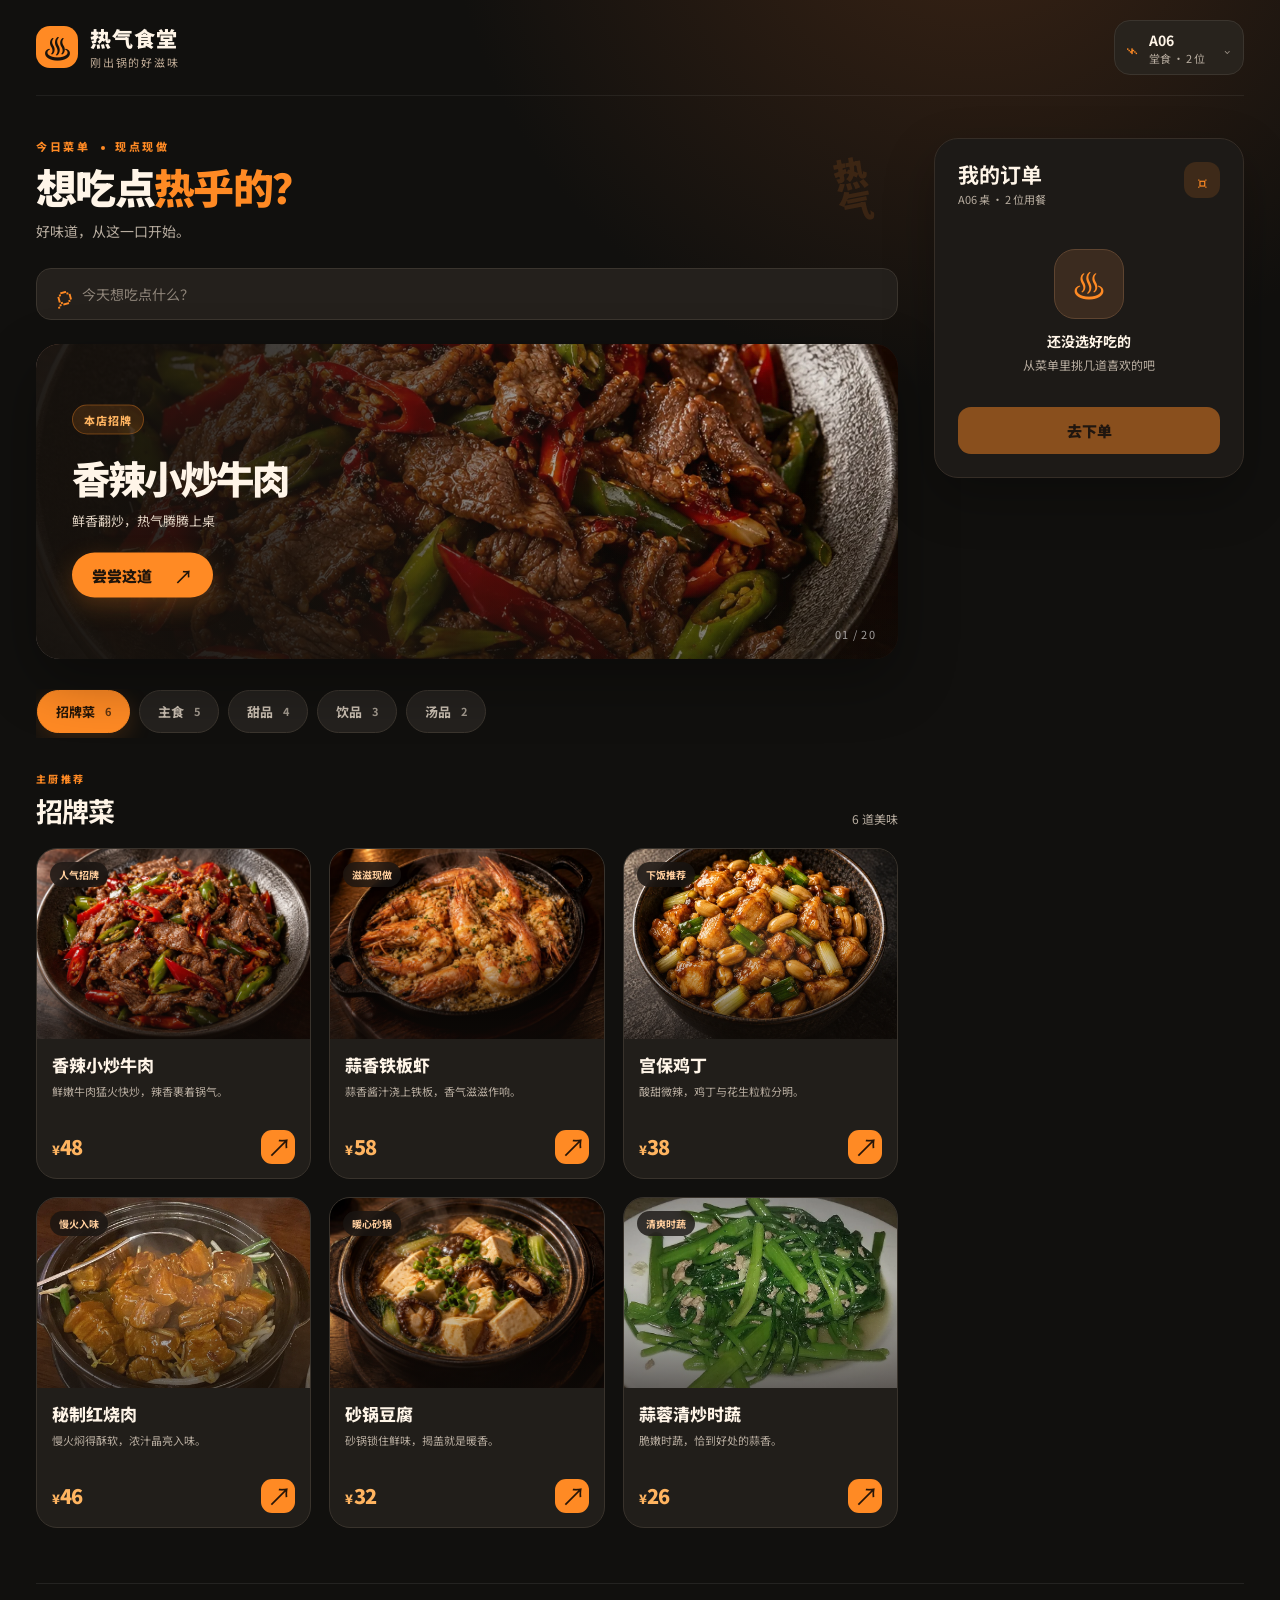
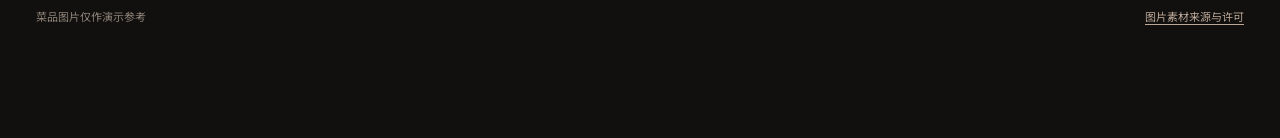
<file: index.html>
<!doctype html>
<html lang="zh-CN">
<head>
  <meta charset="UTF-8" />
  <meta name="viewport" content="width=device-width, initial-scale=1, viewport-fit=cover" />
  <meta name="theme-color" content="#11100e" />
  <meta name="description" content="热气食堂，现点现做的美味。" />
  <title>热气食堂 · 点单</title>
  <link rel="icon" type="image/svg+xml" href="data:image/svg+xml,%3Csvg xmlns='http://www.w3.org/2000/svg' viewBox='0 0 64 64'%3E%3Crect width='64' height='64' rx='16' fill='%2311100e'/%3E%3Cpath d='M14 37c2 10 10 15 18 15s16-5 18-15H14Z' fill='%23ff8a24'/%3E%3Cpath d='M24 14c-5 6 3 8-2 14M34 10c-5 7 3 9-2 17M44 15c-5 6 3 8-2 14' fill='none' stroke='%23fff5e8' stroke-width='3' stroke-linecap='round'/%3E%3C/svg%3E" />
  <link rel="stylesheet" href="./style.css?v=20260924-3" />
  <script defer src="./experience.js?v=20260924-3"></script>
  <script defer src="./app.js?v=20260924-3"></script>
</head>
<body>
  <div class="app-shell">
    <header class="topbar">
      <div class="brand-lockup"><div class="brand-icon" aria-hidden="true">♨</div><div><div class="brand-name">热气食堂</div><div class="brand-sub">刚出锅的好滋味</div></div></div>
      <button class="table-chip" id="tableButton" type="button" aria-label="查看桌号与人数"><span class="table-chip-icon" aria-hidden="true">⌁</span><span><b>A06</b><small>堂食 · <span id="partyDisplay">2</span> 位</small></span><span class="chevron" aria-hidden="true">⌄</span></button>
    </header>
    <main class="main-content">
      <div class="menu-main">
        <section class="welcome"><div><div class="eyebrow">今日菜单 <span></span> 现点现做</div><h1>想吃点<span>热乎的？</span></h1><p>好味道，从这一口开始。</p></div><div class="welcome-mark" aria-hidden="true">热<br>气</div></section>
        <label class="searchbar"><span class="search-icon" aria-hidden="true">⌕</span><input id="searchInput" type="search" placeholder="今天想吃点什么？" autocomplete="off" /><button id="clearSearch" class="clear-search" type="button" aria-label="清除搜索">×</button></label>
        <section class="hero-card" id="heroCard" aria-label="招牌推荐"><div class="hero-photo" id="heroPhoto"></div><div class="hero-shade"></div><div class="hero-copy"><span class="hero-label">本店招牌</span><h2>香辣小炒牛肉</h2><p>鲜香翻炒，热气腾腾上桌</p><button id="heroButton" type="button">尝尝这道 <span aria-hidden="true">↗</span></button></div><div class="hero-number">01 / 20</div></section>
        <nav class="categories" id="categories" aria-label="菜品分类"></nav>
        <div class="section-heading"><div><p class="eyebrow" id="sectionEyebrow">主厨推荐</p><h2 id="sectionTitle">招牌菜</h2></div><span id="resultCount">6 道美味</span></div>
        <section class="food-grid" id="foodGrid" aria-label="菜品列表"></section>
      </div>
      <aside class="desktop-order" id="desktopOrder" aria-label="当前订单"></aside>
    </main>
    <footer class="site-footer"><span>菜品图片仅作演示参考</span><a href="./credits.html">图片素材来源与许可</a></footer>
  </div>
  <div class="mobile-order-bar" id="mobileOrderBar"></div>
  <div id="overlayRoot"></div>
  <div class="toast" id="toast" role="status" aria-live="polite"></div>
</body>
</html>
</file>
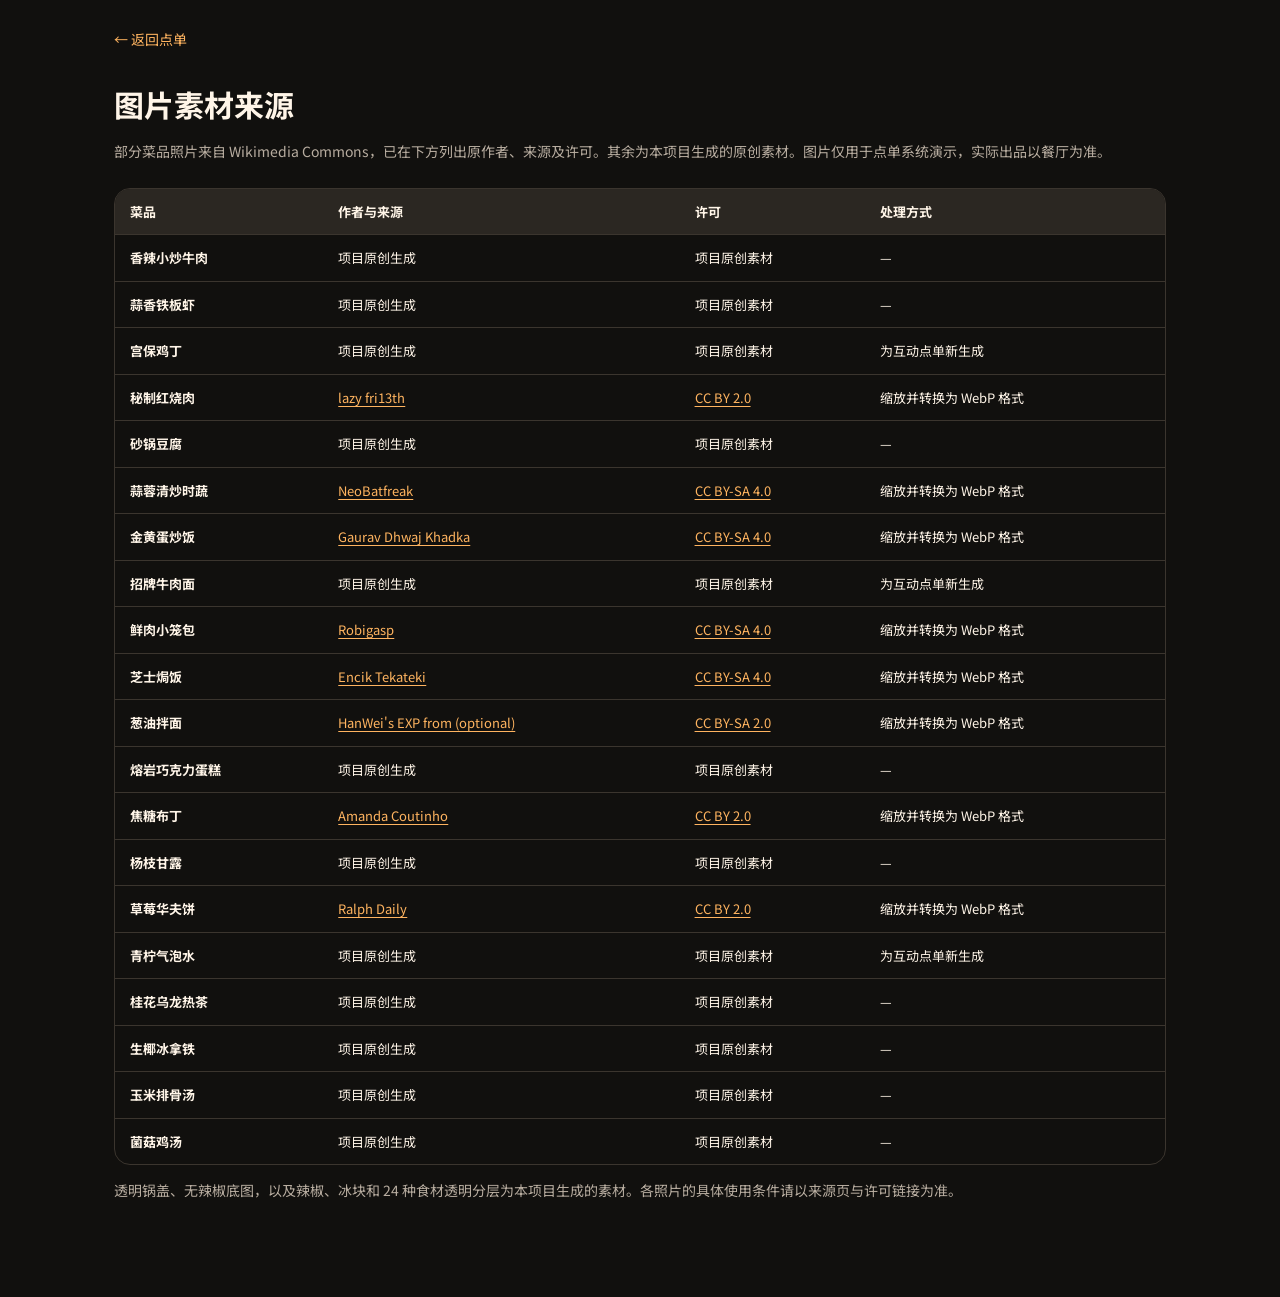
<file: credits.html>
<!doctype html><html lang="zh-CN"><head><meta charset="UTF-8"><meta name="viewport" content="width=device-width, initial-scale=1"><meta name="theme-color" content="#11100e"><title>图片素材来源 · 热气食堂</title><link rel="stylesheet" href="/style.css"><style>body{background:#11100e}.credits-wrap{max-width:1100px;margin:auto;padding:28px 24px 80px}.credits-back{color:#ffb460;text-decoration:none;font-size:14px}.credits-wrap h1{font-size:30px;margin:33px 0 6px}.credits-wrap p{color:#b8ada0;line-height:1.7;font-size:14px}.credits-table-wrap{overflow:auto;border:1px solid #3b352e;border-radius:16px;margin-top:24px}.credits-table{border-collapse:collapse;width:100%;min-width:640px}.credits-table th,.credits-table td{text-align:left;padding:13px 15px;border-bottom:1px solid #3b352e;font-size:13px;line-height:1.5}.credits-table thead th{background:#2b2722;color:#fff5e8}.credits-table tbody th{font-weight:700}.credits-table tbody tr:last-child th,.credits-table tbody tr:last-child td{border-bottom:0}.credits-table a{color:#ffb460;text-decoration:underline;text-underline-offset:3px}</style></head><body><main class="credits-wrap"><a class="credits-back" href="/">← 返回点单</a><h1>图片素材来源</h1><p>部分菜品照片来自 Wikimedia Commons，已在下方列出原作者、来源及许可。其余为本项目生成的原创素材。图片仅用于点单系统演示，实际出品以餐厅为准。</p><div class="credits-table-wrap"><table class="credits-table"><thead><tr><th>菜品</th><th>作者与来源</th><th>许可</th><th>处理方式</th></tr></thead><tbody><tr><th scope="row">香辣小炒牛肉</th><td>项目原创生成</td><td>项目原创素材</td><td>—</td></tr><tr><th scope="row">蒜香铁板虾</th><td>项目原创生成</td><td>项目原创素材</td><td>—</td></tr><tr><th scope="row">宫保鸡丁</th><td>项目原创生成</td><td>项目原创素材</td><td>为互动点单新生成</td></tr><tr><th scope="row">秘制红烧肉</th><td><a href="https://commons.wikimedia.org/wiki/File:Red_braised_pork_belly.jpg" target="_blank" rel="noopener noreferrer">lazy fri13th</a></td><td><a href="https://creativecommons.org/licenses/by/2.0/" target="_blank" rel="noopener noreferrer">CC BY 2.0</a></td><td>缩放并转换为 WebP 格式</td></tr><tr><th scope="row">砂锅豆腐</th><td>项目原创生成</td><td>项目原创素材</td><td>—</td></tr><tr><th scope="row">蒜蓉清炒时蔬</th><td><a href="https://commons.wikimedia.org/wiki/File:Stir-fried_Water_Convolvulus_(%E7%82%92%E7%A9%BA%E5%BF%83%E8%8F%9C).jpg" target="_blank" rel="noopener noreferrer">NeoBatfreak</a></td><td><a href="https://creativecommons.org/licenses/by-sa/4.0/" target="_blank" rel="noopener noreferrer">CC BY-SA 4.0</a></td><td>缩放并转换为 WebP 格式</td></tr><tr><th scope="row">金黄蛋炒饭</th><td><a href="https://commons.wikimedia.org/wiki/File:Egg_Fried_Rice.jpg" target="_blank" rel="noopener noreferrer">Gaurav Dhwaj Khadka</a></td><td><a href="https://creativecommons.org/licenses/by-sa/4.0/" target="_blank" rel="noopener noreferrer">CC BY-SA 4.0</a></td><td>缩放并转换为 WebP 格式</td></tr><tr><th scope="row">招牌牛肉面</th><td>项目原创生成</td><td>项目原创素材</td><td>为互动点单新生成</td></tr><tr><th scope="row">鲜肉小笼包</th><td><a href="https://commons.wikimedia.org/wiki/File:Xiaolongbao_Shanghai.jpg" target="_blank" rel="noopener noreferrer">Robigasp</a></td><td><a href="https://creativecommons.org/licenses/by-sa/4.0/" target="_blank" rel="noopener noreferrer">CC BY-SA 4.0</a></td><td>缩放并转换为 WebP 格式</td></tr><tr><th scope="row">芝士焗饭</th><td><a href="https://commons.wikimedia.org/wiki/File:Baked_Cheese_Rice.jpg" target="_blank" rel="noopener noreferrer">Encik Tekateki</a></td><td><a href="https://creativecommons.org/licenses/by-sa/4.0/" target="_blank" rel="noopener noreferrer">CC BY-SA 4.0</a></td><td>缩放并转换为 WebP 格式</td></tr><tr><th scope="row">葱油拌面</th><td><a href="https://commons.wikimedia.org/wiki/File:Shanghai_oil_noodle.jpg" target="_blank" rel="noopener noreferrer">HanWei&#x27;s EXP from (optional)</a></td><td><a href="https://creativecommons.org/licenses/by-sa/2.0/" target="_blank" rel="noopener noreferrer">CC BY-SA 2.0</a></td><td>缩放并转换为 WebP 格式</td></tr><tr><th scope="row">熔岩巧克力蛋糕</th><td>项目原创生成</td><td>项目原创素材</td><td>—</td></tr><tr><th scope="row">焦糖布丁</th><td><a href="https://commons.wikimedia.org/wiki/File:Cr%C3%A8me_caramel_2.jpg" target="_blank" rel="noopener noreferrer">Amanda  Coutinho</a></td><td><a href="https://creativecommons.org/licenses/by/2.0/" target="_blank" rel="noopener noreferrer">CC BY 2.0</a></td><td>缩放并转换为 WebP 格式</td></tr><tr><th scope="row">杨枝甘露</th><td>项目原创生成</td><td>项目原创素材</td><td>—</td></tr><tr><th scope="row">草莓华夫饼</th><td><a href="https://commons.wikimedia.org/wiki/File:Waffle_with_strawberries_and_confectioner%27s_sugar.jpg" target="_blank" rel="noopener noreferrer">Ralph Daily</a></td><td><a href="https://creativecommons.org/licenses/by/2.0/" target="_blank" rel="noopener noreferrer">CC BY 2.0</a></td><td>缩放并转换为 WebP 格式</td></tr><tr><th scope="row">青柠气泡水</th><td>项目原创生成</td><td>项目原创素材</td><td>为互动点单新生成</td></tr><tr><th scope="row">桂花乌龙热茶</th><td>项目原创生成</td><td>项目原创素材</td><td>—</td></tr><tr><th scope="row">生椰冰拿铁</th><td>项目原创生成</td><td>项目原创素材</td><td>—</td></tr><tr><th scope="row">玉米排骨汤</th><td>项目原创生成</td><td>项目原创素材</td><td>—</td></tr><tr><th scope="row">菌菇鸡汤</th><td>项目原创生成</td><td>项目原创素材</td><td>—</td></tr></tbody></table></div><p>透明锅盖、无辣椒底图，以及辣椒、冰块和 24 种食材透明分层为本项目生成的素材。各照片的具体使用条件请以来源页与许可链接为准。</p></main></body></html>
</file>
<file: style.css>
@import url('https://fonts.googleapis.com/css2?family=Noto+Sans+SC:wght@400;500;600;700;800;900&display=swap');
:root{color-scheme:dark;--bg:#11100e;--surface:#211e1a;--surface-2:#2b2722;--line:#3b352e;--cream:#fff5e8;--muted:#b8ada0;--orange:#ff8a24;--orange-light:#ffb460;--red:#ff5638;--radius:24px;font-family:'Noto Sans SC',-apple-system,BlinkMacSystemFont,'PingFang SC',sans-serif;background:var(--bg);color:var(--cream)}
*{box-sizing:border-box}html{scroll-behavior:smooth}body{margin:0;min-width:320px;background:radial-gradient(circle at 76% -8%,#3b2415 0,transparent 25%),var(--bg);font-size:15px}button,input,textarea{font:inherit}button{cursor:pointer}button:disabled{cursor:not-allowed;opacity:.48}img{display:block;max-width:100%}body.modal-open{overflow:hidden}::selection{background:#ff8a2466;color:white}
.app-shell{max-width:1440px;margin:auto;padding:0 36px 90px}.topbar{height:96px;display:flex;align-items:center;justify-content:space-between;border-bottom:1px solid #ffffff10}.brand-lockup{display:flex;align-items:center;gap:12px}.brand-icon{width:42px;height:42px;border-radius:14px;background:var(--orange);color:#19130d;display:grid;place-items:center;font-size:29px;font-weight:800;line-height:1}.brand-name{font-size:21px;font-weight:900;letter-spacing:.045em;line-height:1.3}.brand-sub{font-size:11px;color:#bda994;letter-spacing:.16em;margin-top:2px}.table-chip{border:1px solid var(--line);border-radius:16px;background:#28231d;padding:8px 12px;color:var(--cream);display:flex;align-items:center;gap:10px;min-width:130px;text-align:left;transition:border-color .2s,transform .2s}.table-chip:hover{border-color:var(--orange);transform:translateY(-1px)}.table-chip-icon{font-size:23px;color:var(--orange);line-height:1}.table-chip b{font-size:14px;line-height:1.2}.table-chip small{display:block;color:var(--muted);font-size:11px;white-space:nowrap}.chevron{margin-left:auto;color:var(--muted)}.main-content{display:grid;grid-template-columns:minmax(0,1fr) 310px;gap:36px}.menu-main{min-width:0}.welcome{display:flex;justify-content:space-between;align-items:center;margin:42px 0 27px}.eyebrow{font-size:11px;font-weight:800;letter-spacing:.23em;color:var(--orange);margin:0 0 9px}.eyebrow span{display:inline-block;width:4px;height:4px;border-radius:50%;background:var(--orange);vertical-align:middle;margin:0 5px}.welcome h1{font-size:clamp(30px,3.2vw,44px);line-height:1.17;margin:0;font-weight:900;letter-spacing:-.04em}.welcome h1 span{color:var(--orange)}.welcome p{margin:10px 0 0;color:var(--muted);font-size:14px}.welcome-mark{font-size:34px;font-weight:900;line-height:.95;color:#ff8a2420;transform:rotate(-11deg);margin-right:28px}.searchbar{height:52px;border:1px solid var(--line);border-radius:15px;background:#24201c;display:flex;align-items:center;padding:0 17px;gap:10px;transition:border-color .2s,box-shadow .2s}.searchbar:focus-within{border-color:var(--orange);box-shadow:0 0 0 3px #ff8a241a}.search-icon{font-size:31px;line-height:1;color:var(--orange);transform:rotate(-15deg);margin-top:-5px}.searchbar input{background:none;border:0;outline:0;color:var(--cream);width:100%;font-size:14px}.searchbar input::placeholder{color:#8e8479}.clear-search{background:none;border:0;color:var(--muted);font-size:22px;display:none}.clear-search.visible{display:block}.hero-card{height:315px;position:relative;border-radius:var(--radius);overflow:hidden;background:radial-gradient(circle at 70% 40%,#4a3020,#241b16 70%);margin:24px 0 30px;isolation:isolate;box-shadow:0 22px 60px #0005}.hero-photo{position:absolute;inset:0;background-size:cover;background-position:63% center;opacity:.97;transition:transform .6s}.hero-card:hover .hero-photo{transform:scale(1.045)}.hero-shade{position:absolute;inset:0;background:linear-gradient(90deg,#15110df2 0%,#15110dc9 30%,#15110d15 80%),linear-gradient(0deg,#110e0988,transparent 55%)}.hero-copy{position:absolute;left:36px;top:50%;transform:translateY(-50%);z-index:2}.hero-label{display:inline-block;padding:6px 11px;border-radius:100px;background:#ff8a2426;border:1px solid #ff8a2455;color:var(--orange-light);font-size:11px;font-weight:800;letter-spacing:.08em}.hero-copy h2{margin:14px 0 6px;font-size:clamp(27px,3vw,39px);font-weight:900;letter-spacing:-.05em}.hero-copy p{margin:0 0 23px;color:#e2d4c4;font-size:13px}.hero-copy button{border:0;border-radius:100px;background:var(--orange);color:#21150b;font-weight:900;padding:12px 20px;display:flex;gap:22px;align-items:center;box-shadow:0 8px 24px #ff8a2440;transition:transform .2s,background .2s}.hero-copy button:hover{transform:translateY(-2px);background:#ffa444}.hero-copy button span{font-size:19px;font-weight:500;line-height:1}.hero-number{position:absolute;right:22px;bottom:17px;color:#fff9;font-size:11px;letter-spacing:.12em}.categories{display:flex;gap:9px;overflow:auto;scrollbar-width:none;margin-bottom:33px;padding:1px 1px 5px}.categories::-webkit-scrollbar{display:none}.category-tab{border:1px solid var(--line);background:#24211e;color:#c8bdb0;padding:11px 18px;border-radius:100px;white-space:nowrap;display:flex;align-items:center;gap:10px;font-size:13px;font-weight:700;transition:all .2s}.category-tab:hover{border-color:#b87135;color:var(--cream)}.category-tab.active{background:var(--orange);color:#241508;border-color:var(--orange);box-shadow:0 7px 23px #ff8a242d}.category-count{font-size:11px;opacity:.72}.section-heading{display:flex;align-items:end;justify-content:space-between;margin-bottom:18px}.section-heading .eyebrow{margin-bottom:5px;font-size:10px}.section-heading h2{margin:0;font-size:27px;letter-spacing:-.04em}.section-heading>span{font-size:12px;color:var(--muted);margin-bottom:3px}.food-grid{display:grid;grid-template-columns:repeat(3,minmax(0,1fr));gap:18px}.food-card{background:#211e1a;border:1px solid #39332c;border-radius:21px;overflow:hidden;min-width:0;transition:transform .22s,border-color .22s,box-shadow .22s;position:relative}.food-card:hover{transform:translateY(-4px);border-color:#765037;box-shadow:0 16px 32px #0005}.food-card:focus-within{border-color:var(--orange)}.card-image-button{display:block;position:relative;width:100%;height:190px;border:0;padding:0;background:radial-gradient(circle at center,#493225,#1a1714);overflow:hidden}.card-image-button img{width:100%;height:100%;object-fit:cover;transition:transform .5s}.food-card:hover img{transform:scale(1.06)}.card-image-button:after{content:"";position:absolute;inset:45% 0 0;background:linear-gradient(transparent,#130d09a0);pointer-events:none}.card-tag{position:absolute;left:13px;top:13px;background:#181512cc;color:#ffce9d;font-size:10px;font-weight:700;padding:5px 9px;border-radius:100px;z-index:3;backdrop-filter:blur(5px)}.card-content{padding:15px 15px 14px}.card-title{border:0;background:none;color:var(--cream);padding:0;text-align:left;font-size:17px;line-height:1.35;font-weight:800;display:block}.card-desc{font-size:11px;line-height:1.45;color:var(--muted);margin:7px 0 15px;min-height:31px;display:-webkit-box;-webkit-line-clamp:2;-webkit-box-orient:vertical;overflow:hidden}.card-footer{display:flex;align-items:center;justify-content:space-between;gap:6px}.price{color:var(--orange-light);font-weight:900;font-size:20px;letter-spacing:-.04em}.price small{font-size:13px;margin-right:1px}.card-add{width:34px;height:34px;background:var(--orange);border:0;border-radius:11px;color:#261508;display:grid;place-items:center;font-size:25px;line-height:1;transition:transform .18s,background .18s}.card-add:hover{transform:scale(1.09);background:#ffab4e}.stepper{display:flex;align-items:center;gap:5px}.stepper button{height:29px;width:29px;border:1px solid #6b5440;border-radius:9px;background:#30271f;color:var(--cream);font-size:19px;line-height:1}.stepper button:last-child{background:var(--orange);border-color:var(--orange);color:#1b110a}.stepper b{font-size:13px;min-width:15px;text-align:center}.desktop-order{position:sticky;top:20px;align-self:start;margin-top:42px;border-radius:24px;background:#1d1a17;border:1px solid #352d26;padding:23px;min-height:315px;box-shadow:0 20px 50px #0004}.order-head{display:flex;justify-content:space-between;align-items:start;margin-bottom:18px}.order-head h2{font-size:21px;line-height:1.2;margin:0}.order-head small{color:var(--muted);font-size:11px}.order-title-icon{width:36px;height:36px;border-radius:12px;background:#ff8a2425;color:var(--orange);display:grid;place-items:center;font-size:19px}.order-empty{text-align:center;padding:23px 0 19px;color:var(--muted)}.order-empty-icon{width:70px;height:70px;border-radius:21px;border:1px solid #5e4430;background:#3b2b1f;display:grid;place-items:center;margin:0 auto 12px;color:var(--orange);font-size:34px}.order-empty b{display:block;color:var(--cream);font-size:14px;margin-bottom:5px}.order-empty p{font-size:12px;margin:0}.order-row{display:grid;grid-template-columns:45px 1fr auto;gap:9px;align-items:center;padding:12px 0;border-bottom:1px solid #ffffff12}.order-row img{height:45px;width:45px;object-fit:cover;border-radius:9px}.order-row b{font-size:12px;display:block;line-height:1.35}.order-row small{font-size:10px;color:var(--muted)}.order-row .line-price{color:var(--orange-light);font-size:12px;font-weight:800}.order-summary{border-top:1px solid #ffffff18;margin-top:19px;padding-top:16px;display:flex;justify-content:space-between;align-items:center}.order-summary span{color:var(--muted);font-size:12px}.order-summary b{font-size:23px;color:var(--orange-light)}.primary-button{border:0;border-radius:13px;background:var(--orange);color:#241407;font-weight:900;min-height:47px;padding:11px 20px;transition:transform .18s,background .18s}.primary-button:hover{background:#ffab4e;transform:translateY(-1px)}.order-checkout{width:100%;margin-top:15px}.mobile-order-bar{display:none}.empty-result{grid-column:1/-1;padding:60px 20px;text-align:center;color:var(--muted);border:1px dashed #5b4b3e;border-radius:20px}.empty-result b{display:block;color:var(--cream);font-size:17px;margin-bottom:5px}.empty-result p{margin:0 0 20px;font-size:13px}.empty-result button{border:1px solid var(--orange);background:transparent;color:var(--orange);padding:9px 15px;border-radius:9px}
/* Ambience lives inside the food image, and pauses when its card leaves view. */
.food-visual{position:absolute;inset:0;pointer-events:none;overflow:hidden;z-index:2}.food-visual .steam{position:absolute;bottom:18%;width:22px;height:75px;border-radius:50%;filter:blur(8px);background:linear-gradient(0deg,#fff0,#fff5 45%,#fff0);opacity:0;animation:steam-rise 3.6s ease-out infinite;transform-origin:bottom}.food-visual .steam:nth-child(1){left:44%;animation-delay:.3s}.food-visual .steam:nth-child(2){left:55%;animation-delay:1.5s;height:65px}.food-visual .steam:nth-child(3){left:63%;animation-delay:2.4s;height:51px}.food-visual .spark{position:absolute;left:52%;bottom:32%;width:4px;height:4px;border-radius:50%;background:#ff9a39;box-shadow:0 0 8px 2px #ff6a21;opacity:0;animation:spark-fly 3s infinite}.food-visual .spark:nth-of-type(5){left:66%;animation-delay:1.3s}.food-visual .spark:nth-of-type(6){left:38%;animation-delay:2s}.food-visual .bubble{position:absolute;bottom:14%;width:5px;height:5px;border:1px solid #fff9;border-radius:50%;opacity:0;animation:bubble-up 3s linear infinite}.food-visual .bubble:nth-child(1){left:42%;animation-delay:0s}.food-visual .bubble:nth-child(2){left:53%;animation-delay:1s;width:8px;height:8px}.food-visual .bubble:nth-child(3){left:61%;animation-delay:2s}.food-visual .shine{position:absolute;width:60%;height:40%;left:20%;top:31%;border-radius:50%;background:radial-gradient(ellipse,#ffb56533,transparent 70%);mix-blend-mode:screen;animation:shine-breathe 3.5s ease-in-out infinite alternate}.food-visual .snow{position:absolute;left:48%;top:10%;width:4px;height:4px;background:#fff8;border-radius:50%;opacity:0;animation:snow-fall 4s linear infinite}.food-visual .snow:nth-child(2){left:61%;animation-delay:1.4s}.food-visual .snow:nth-child(3){left:35%;animation-delay:2.7s}.food-visual.paused *{animation-play-state:paused!important}.food-visual.low-motion *{animation:none!important}.food-visual.low-motion .steam{opacity:.26}.food-visual.low-motion .shine{opacity:.5}@keyframes steam-rise{0%{transform:translate(0,10px) scale(.6);opacity:0}25%{opacity:.35}100%{transform:translate(15px,-65px) scale(1.65);opacity:0}}@keyframes spark-fly{0%,66%{opacity:0;transform:translate(0,0) scale(.2)}70%{opacity:.8}90%,100%{opacity:0;transform:translate(18px,-46px) scale(.2)}}@keyframes bubble-up{0%{transform:translateY(0) scale(.5);opacity:0}15%{opacity:.8}85%{opacity:.55}100%{transform:translateY(-95px) scale(1.15);opacity:0}}@keyframes shine-breathe{from{opacity:.3;transform:scale(.9)}to{opacity:.8;transform:scale(1.08)}}@keyframes snow-fall{0%{transform:translate(0,-12px);opacity:0}20%{opacity:.85}100%{transform:translate(22px,110px);opacity:0}}
/* Detail and order sheets */
.overlay{position:fixed;inset:0;z-index:50;background:#000b;display:flex;justify-content:center;align-items:center;padding:22px;backdrop-filter:blur(6px);animation:overlay-in .2s}.sheet{width:min(940px,100%);max-height:min(92vh,860px);overflow:auto;border-radius:28px;background:#211e1a;border:1px solid #514238;box-shadow:0 30px 90px #000b;position:relative;animation:sheet-in .28s cubic-bezier(.2,.8,.2,1)}.close-button{position:absolute;z-index:15;right:18px;top:18px;width:38px;height:38px;border:1px solid #ffffff55;border-radius:12px;background:#1a1713aa;color:white;font-size:24px;display:grid;place-items:center;backdrop-filter:blur(7px)}.detail-layout{display:grid;grid-template-columns:48% 52%;min-height:565px}.detail-photo-wrap{position:relative;min-height:565px;background:#1a1714;overflow:hidden}.detail-photo-wrap img{width:100%;height:100%;object-fit:cover;position:absolute;inset:0}.detail-photo-wrap:after{content:"";position:absolute;inset:45% 0 0;background:linear-gradient(transparent,#14100dbb);pointer-events:none}.detail-photo-wrap .food-visual{z-index:2}.detail-photo-label{position:absolute;left:25px;bottom:26px;z-index:5;color:#fff;font-size:12px;letter-spacing:.12em}.detail-content{padding:37px 36px 28px;display:flex;flex-direction:column}.detail-category{font-size:11px;color:var(--orange);font-weight:800;letter-spacing:.17em}.detail-content h2{font-size:31px;line-height:1.25;margin:10px 0 11px;letter-spacing:-.04em}.detail-description{font-size:14px;line-height:1.75;color:#cdbfae;margin:0 0 19px}.detail-price{font-size:27px;font-weight:900;color:var(--orange-light);margin-bottom:19px}.detail-price small{font-size:16px}.detail-line{border-top:1px solid #ffffff18;margin:0 0 19px}.detail-label{font-size:12px;font-weight:800;color:#e4d8c9;margin:0 0 10px}.option-group{display:flex;flex-wrap:wrap;gap:8px;margin:0 0 18px}.option{border:1px solid #5a4c3f;background:#302a24;color:#d4c5b5;border-radius:10px;padding:9px 13px;font-size:12px}.option.active{border-color:var(--orange);background:#ff8a2425;color:#ffb867}.detail-ingredients{font-size:12px;color:var(--muted);line-height:1.6;margin:0 0 15px}.interaction-row{display:flex;align-items:center;gap:11px;margin:0 0 20px}.interaction-button{border:1px solid #ff8a2470;background:#ff8a2416;color:#ffb970;padding:10px 15px;border-radius:10px;font-size:12px;font-weight:800}.interaction-hint{color:var(--muted);font-size:11px}.note-input{width:100%;border:1px solid #55483b;background:#2b2621;color:var(--cream);border-radius:10px;padding:10px 12px;resize:vertical;min-height:42px;max-height:90px;outline:0;font-size:12px}.note-input:focus{border-color:var(--orange)}.detail-actions{margin-top:auto;display:flex;gap:11px;align-items:center;padding-top:19px}.detail-actions .stepper{border:1px solid #5b4a3d;border-radius:12px;padding:5px}.detail-actions .stepper button{border:0;background:none;color:var(--cream);font-size:21px}.detail-actions .stepper b{min-width:24px}.detail-actions .primary-button{flex:1}.detail-effect{position:absolute;inset:0;z-index:4;pointer-events:none;overflow:hidden}.effect-glow{position:absolute;width:70%;height:65%;left:15%;top:23%;background:radial-gradient(ellipse,#ff662988,transparent 65%);opacity:0}.effect-wave{position:absolute;width:170px;height:60px;left:calc(50% - 85px);top:57%;border:2px solid #fff8;border-radius:50%;opacity:0}.effect-particles{position:absolute;inset:0}.effect-particles span{position:absolute;left:var(--x);top:var(--y);width:var(--s);height:var(--s);background:var(--c);border-radius:50%;opacity:0}.detail-photo-wrap.effect-playing .effect-glow{animation:effect-glow 1.8s}.detail-photo-wrap.effect-playing .effect-wave{animation:effect-wave 1.5s}.detail-photo-wrap.effect-playing .effect-particles span{animation:effect-fall 1.65s ease-out var(--d) forwards}.detail-photo-wrap.effect-playing.effect-lift img{animation:photo-lift 1.6s ease-in-out}.detail-photo-wrap.effect-playing.effect-stir img{animation:photo-stir 1.6s ease-in-out}.detail-photo-wrap.effect-playing.effect-jiggle img{animation:photo-jiggle 1.5s ease-out}.detail-photo-wrap.effect-playing.effect-pour .effect-glow{animation:effect-glow 2.2s}.detail-photo-wrap.effect-playing.effect-spark .effect-glow{animation:effect-glow 1.6s}.detail-photo-wrap.effect-playing.effect-cool .effect-wave{animation:effect-wave 1.7s}.detail-photo-wrap.effect-playing.effect-cut .effect-glow{animation:effect-glow 1.5s}@keyframes effect-glow{0%,100%{opacity:0;transform:scale(.7)}40%{opacity:.8;transform:scale(1.2)}}@keyframes effect-wave{0%{opacity:0;transform:scale(.5)}25%{opacity:.7}100%{opacity:0;transform:scale(1.7)}}@keyframes effect-fall{0%{opacity:0;transform:translateY(-35px) scale(.5)}20%{opacity:.9}100%{opacity:0;transform:translate(var(--dx),var(--dy)) scale(1.2)}}@keyframes photo-lift{0%,100%{transform:scale(1)}45%{transform:scale(1.045) translateY(-7px)}}@keyframes photo-stir{0%,100%{transform:scale(1) rotate(0)}25%{transform:scale(1.02) rotate(1deg)}65%{transform:scale(1.02) rotate(-1deg)}}@keyframes photo-jiggle{0%,100%{transform:translateX(0)}18%{transform:translateX(3px)}33%{transform:translateX(-3px)}47%{transform:translateX(2px)}60%{transform:translateX(-1px)}}
.cart-sheet{width:min(570px,100%);padding:31px;max-height:min(90vh,810px)}.cart-sheet h2{font-size:25px;margin:0 0 4px}.sheet-subtitle{font-size:12px;color:var(--muted);margin:0 0 22px}.cart-list{max-height:350px;overflow:auto}.cart-item{display:grid;grid-template-columns:68px 1fr auto;gap:13px;border-top:1px solid #ffffff18;padding:15px 0}.cart-item img{width:68px;height:68px;border-radius:11px;object-fit:cover}.cart-item-name{font-size:14px;font-weight:800;margin:0 0 5px}.cart-item-meta{font-size:11px;color:var(--muted);line-height:1.5;margin:0 0 7px}.cart-item-edit{border:0;background:none;color:var(--orange-light);font-size:11px;padding:0;text-decoration:underline;text-underline-offset:2px}.cart-item-right{text-align:right}.cart-item-price{font-weight:800;color:var(--orange-light);font-size:14px;margin:1px 0 12px}.cart-item .stepper button{width:25px;height:25px;font-size:16px}.cart-total{display:flex;align-items:center;justify-content:space-between;border-top:1px solid #ffffff25;padding:18px 0 14px;font-size:14px}.cart-total strong{font-size:26px;color:var(--orange-light)}.cart-form{display:grid;grid-template-columns:1fr 1fr;gap:13px;margin-top:13px}.field-label{font-size:11px;color:var(--muted);display:block;margin-bottom:7px}.field-box{height:44px;width:100%;background:#2b2621;border:1px solid #594a3e;border-radius:10px;color:var(--cream);padding:0 12px;outline:0}.field-box:focus{border-color:var(--orange)}.cart-sheet .primary-button{width:100%;margin-top:18px}.cart-empty{text-align:center;padding:45px 0 25px}.cart-empty b{font-size:17px}.cart-empty p{color:var(--muted);font-size:13px}.cart-empty button{border:1px solid var(--orange);color:var(--orange);background:transparent;border-radius:10px;padding:10px 17px}.success-sheet{width:min(490px,100%);padding:36px;text-align:center}.success-icon{width:76px;height:76px;border-radius:50%;background:#ff8a2422;color:var(--orange);display:grid;place-items:center;margin:0 auto 18px;font-size:36px}.success-sheet h2{font-size:26px;margin:0 0 7px}.success-sheet p{font-size:13px;color:var(--muted);line-height:1.6}.success-detail{text-align:left;background:#2b2621;border-radius:15px;padding:17px;margin:22px 0}.success-detail div{display:flex;justify-content:space-between;font-size:12px;padding:7px 0;gap:10px}.success-detail b{font-size:12px}.success-detail .success-total{border-top:1px solid #ffffff22;margin-top:7px;padding-top:15px;font-weight:800}.success-sheet .primary-button{width:100%}.table-sheet{width:min(400px,100%);padding:30px}.table-sheet h2{font-size:23px;margin:0 0 10px}.table-sheet p{font-size:12px;color:var(--muted);margin:0 0 20px}.party-control{display:flex;justify-content:space-between;align-items:center;margin-bottom:20px}.party-control .stepper button{width:34px;height:34px}.toast{position:fixed;left:50%;bottom:96px;transform:translate(-50%,20px);opacity:0;pointer-events:none;z-index:100;background:#fff6e9;color:#241608;border-radius:11px;padding:10px 17px;font-size:12px;font-weight:800;transition:opacity .2s,transform .2s;box-shadow:0 10px 30px #0007}.toast.visible{opacity:1;transform:translate(-50%,0)}@keyframes overlay-in{from{opacity:0}to{opacity:1}}@keyframes sheet-in{from{opacity:0;transform:translateY(18px) scale(.98)}to{opacity:1;transform:translateY(0) scale(1)}}
@media(max-width:1100px){.main-content{grid-template-columns:minmax(0,1fr) 260px;gap:22px}.app-shell{padding:0 24px 90px}.food-grid{grid-template-columns:repeat(2,minmax(0,1fr))}.desktop-order{padding:17px}}@media(max-width:760px){.app-shell{padding:0 16px 115px}.topbar{height:77px}.brand-name{font-size:18px}.brand-sub{font-size:10px}.brand-icon{width:38px;height:38px;font-size:25px}.table-chip{min-width:101px;padding:7px 9px;gap:6px}.table-chip-icon{display:none}.table-chip b{font-size:13px}.table-chip small{font-size:10px}.main-content{display:block}.desktop-order{display:none}.welcome{margin:29px 0 23px}.welcome h1{font-size:31px}.welcome-mark{font-size:29px;margin-right:11px}.searchbar{height:50px}.hero-card{height:255px;margin:20px 0 24px}.hero-copy{left:22px}.hero-copy h2{font-size:27px}.hero-copy p{font-size:12px;max-width:170px;line-height:1.5}.hero-copy button{padding:10px 16px;font-size:12px}.categories{margin-right:-16px;margin-bottom:26px;padding-right:16px}.category-tab{padding:10px 15px}.section-heading h2{font-size:23px}.food-grid{gap:11px}.card-image-button{height:155px}.card-content{padding:12px}.card-title{font-size:14px;min-height:19px}.card-desc{font-size:11px;margin:5px 0 9px;min-height:31px}.price{font-size:17px}.price small{font-size:11px}.card-add{width:31px;height:31px;border-radius:10px;font-size:22px}.stepper{gap:2px}.stepper button{width:25px;height:25px}.stepper b{font-size:11px;min-width:13px}.mobile-order-bar{display:block;position:fixed;left:0;right:0;bottom:0;z-index:20;background:linear-gradient(180deg,#1d1916eb,#1d1916);border-top:1px solid #5a3f29;padding:10px max(16px,env(safe-area-inset-right)) calc(10px + env(safe-area-inset-bottom));backdrop-filter:blur(16px)}.mobile-order-inner{max-width:730px;margin:auto;display:flex;align-items:center;gap:12px}.cart-bag{position:relative;flex:0 0 43px;height:43px;border-radius:14px;background:#ff8a2425;display:grid;place-items:center;color:var(--orange);font-size:23px}.cart-bag i{position:absolute;top:-5px;right:-6px;border-radius:100px;background:var(--orange);color:#1b1109;font-style:normal;font-size:10px;font-weight:900;padding:2px 5px}.mobile-order-info{flex:1}.mobile-order-info strong{font-size:18px;color:var(--orange-light)}.mobile-order-info small{display:block;font-size:10px;color:var(--muted)}.mobile-order-bar .primary-button{min-height:42px;padding:9px 18px}.overlay{align-items:end;padding:0}.sheet{max-height:94dvh;width:100%;border-radius:25px 25px 0 0;animation:sheet-up .3s cubic-bezier(.2,.8,.2,1)}@keyframes sheet-up{from{transform:translateY(100%)}to{transform:translateY(0)}}.detail-layout{display:block;min-height:0}.detail-photo-wrap{height:36dvh;min-height:230px;max-height:340px}.detail-content{padding:20px 20px calc(20px + env(safe-area-inset-bottom))}.detail-content h2{font-size:24px;margin:6px 0 7px}.detail-description{font-size:12px;margin-bottom:10px}.detail-price{font-size:23px;margin-bottom:11px}.detail-line{margin-bottom:13px}.option-group{margin-bottom:12px}.detail-ingredients{margin-bottom:10px}.interaction-row{margin-bottom:12px}.detail-actions{position:sticky;bottom:0;background:linear-gradient(transparent,#211e1a 12%);padding-top:15px}.cart-sheet,.success-sheet,.table-sheet{padding:27px 20px calc(25px + env(safe-area-inset-bottom))}.cart-list{max-height:33dvh}.toast{bottom:105px}}@media(max-width:390px){.hero-card{height:234px}.hero-copy h2{font-size:23px}.hero-copy p{font-size:11px}.card-image-button{height:137px}.card-tag{font-size:9px;left:9px;top:9px}.card-content{padding:10px}.card-title{font-size:13px}.card-desc{font-size:10px}.stepper button{width:22px;height:22px}.card-footer{gap:2px}}@media(prefers-reduced-motion:reduce){*,*:before,*:after{animation-duration:.01ms!important;transition-duration:.01ms!important;scroll-behavior:auto!important}.food-visual .steam{opacity:.2!important}.food-visual .shine{opacity:.3!important}}
.recent-order-link{border:0;background:none;color:var(--orange-light);font-size:11px;padding:12px 0 0;display:block;margin:auto;text-decoration:underline;text-underline-offset:3px}.order-result-items{border-top:1px solid #ffffff26;border-bottom:1px solid #ffffff26;margin:10px 0;padding:9px 0}.order-result-items div{align-items:start!important}.order-result-items span{max-width:75%;line-height:1.5}.order-result-items b{white-space:nowrap}
/* Food motion is restricted to a feathered region of the photograph. */
.detail-photo-wrap img.food-motion-patch{opacity:0;pointer-events:none;-webkit-mask-image:radial-gradient(ellipse 40% 36% at 50% 56%,#000 30%,transparent 100%);mask-image:radial-gradient(ellipse 40% 36% at 50% 56%,#000 30%,transparent 100%)}
.detail-photo-wrap.effect-playing.effect-lift .food-motion-patch,.detail-photo-wrap.effect-playing.effect-stretch .food-motion-patch{opacity:1;animation:food-region-lift 1.7s ease-in-out}
.detail-photo-wrap.effect-playing.effect-stir .food-motion-patch,.detail-photo-wrap.effect-playing.effect-blend .food-motion-patch{opacity:1;animation:food-region-stir 1.7s ease-in-out}
.detail-photo-wrap.effect-playing.effect-jiggle .food-motion-patch{opacity:1;animation:food-region-jiggle 1.5s ease-out}
.detail-photo-wrap.effect-playing.effect-cut .food-motion-patch{opacity:1;animation:food-region-cut 1.7s ease-in-out}
.detail-photo-wrap.effect-playing.effect-lift>img:first-child,.detail-photo-wrap.effect-playing.effect-stir>img:first-child,.detail-photo-wrap.effect-playing.effect-jiggle>img:first-child{animation:none}
@keyframes food-region-lift{0%,100%{transform:translateY(0);opacity:0}15%{opacity:1}48%{transform:translateY(-18px) scale(1.035);opacity:1}85%{opacity:1}}
@keyframes food-region-stir{0%,100%{transform:rotate(0) scale(1);opacity:0}18%,80%{opacity:1}40%{transform:rotate(2deg) scale(1.015)}65%{transform:rotate(-1.4deg) scale(1.015)}}
@keyframes food-region-jiggle{0%,100%{transform:translateX(0);opacity:0}12%,78%{opacity:1}20%{transform:translateX(5px)}35%{transform:translateX(-4px)}50%{transform:translateX(2px)}68%{transform:translateX(-1px)}}
@keyframes food-region-cut{0%,100%{transform:translate(0,0);opacity:0}18%,80%{opacity:1}55%{transform:translate(7px,4px) scale(1.025)}}
.detail-photo-wrap .reveal-lid{position:absolute;left:50%;top:54%;inset:auto;width:83%;height:auto;max-height:70%;object-fit:contain;transform:translate(-50%,-50%);z-index:3;filter:drop-shadow(0 13px 12px #0009);pointer-events:none;transition:none}
.detail-photo-wrap.effect-playing.effect-reveal .reveal-lid{animation:lid-lift 2.05s cubic-bezier(.25,.7,.22,1) forwards}
.detail-photo-wrap.effect-revealed .reveal-lid{opacity:0;transform:translate(-12%,-130%) rotate(13deg)}
.detail-photo-wrap.effect-playing.effect-reveal .food-visual .steam{animation-duration:1.55s}
@keyframes lid-lift{0%{transform:translate(-50%,-50%) rotate(0);opacity:1}26%{transform:translate(-48%,-82%) rotate(3deg);opacity:1}72%{transform:translate(-8%,-125%) rotate(13deg);opacity:1}100%{transform:translate(-8%,-135%) rotate(16deg);opacity:0}}
.effect-stream{position:absolute;left:52%;top:5%;width:9px;height:58%;border-radius:50%;background:linear-gradient(90deg,#ffffff20,#ffb76ccf,#fff6c775,#ffffff18);filter:blur(2px);transform:rotate(15deg) scaleY(0);transform-origin:top;opacity:0;box-shadow:0 0 10px #ffb8604d}
.detail-photo-wrap.effect-playing.effect-pour .effect-stream{animation:liquid-pour 1.75s ease-in-out}
.detail-photo-wrap.effect-playing.effect-cut .effect-stream{left:53%;top:47%;height:25%;width:17px;background:linear-gradient(90deg,#431805,#844122,#c27949,#562208);animation:liquid-pour 1.65s ease-in-out}
.detail-photo-wrap.effect-playing.effect-stretch .effect-stream{left:47%;top:29%;height:42%;width:4px;background:linear-gradient(90deg,#fff4ca,#f4c86b,#fff5c8);box-shadow:8px 1px 0 #ffe1a7,16px -2px 0 #f5d38b;animation:liquid-pour 1.8s ease-in-out}
@keyframes liquid-pour{0%,100%{opacity:0;transform:rotate(15deg) scaleY(0)}20%{opacity:.9;transform:rotate(15deg) scaleY(.45)}55%{opacity:.95;transform:rotate(15deg) scaleY(1)}80%{opacity:.65;transform:rotate(15deg) scaleY(.85)}}
@media(prefers-reduced-motion:reduce){.detail-photo-wrap .reveal-lid{display:none}}
.detail-photo-wrap .reveal-lid{inset:54% auto auto 50%}
.site-footer{display:flex;justify-content:space-between;gap:15px;border-top:1px solid #ffffff14;margin-top:55px;padding:24px 0;color:#8e8378;font-size:11px}.site-footer a{color:#bba797;text-decoration:underline;text-underline-offset:3px}@media(max-width:760px){.site-footer{margin-top:40px;flex-wrap:wrap;padding-bottom:24px}}
/* Keep regular reading text legible on compact phones. */
@media(max-width:760px){.card-desc{font-size:12px;line-height:1.42;min-height:34px}.detail-description{font-size:14px;line-height:1.55}.interaction-button{font-size:13px}.detail-ingredients{font-size:12px}}
@media(max-width:390px){.card-desc{font-size:12px;min-height:34px}}

/* V2 · ingredient stage: option choices drive visible food layers. */
.detail-layout{grid-template-columns:minmax(0,50%) minmax(0,50%);min-height:600px}
.experience-stage{--stage-bg:#482526;--stage-glow:#e55e2d;--portion-scale:1;position:relative;isolation:isolate;min-height:600px;overflow:hidden;background-color:var(--stage-bg);transition:background-color .65s ease}
.experience-stage[data-mood="hot"]{--stage-bg:#612524;--stage-glow:#f57d37}
.experience-stage[data-mood="amber"]{--stage-bg:#493123;--stage-glow:#e7a255}
.experience-stage[data-mood="sage"]{--stage-bg:#203d34;--stage-glow:#72aa81}
.experience-stage[data-mood="cool"]{--stage-bg:#173d43;--stage-glow:#7ed4cd}
.experience-stage[data-mood="berry"]{--stage-bg:#4a283e;--stage-glow:#ed8bab}
.experience-stage::before{content:"";position:absolute;inset:-20%;z-index:-1;background:radial-gradient(circle at 52% 44%,var(--stage-glow),transparent 42%);opacity:.35;transition:opacity .5s}
.experience-stage::after{content:"";position:absolute;inset:0;z-index:7;pointer-events:none;background:linear-gradient(180deg,#140f0c24 0%,transparent 42%,#130e0c9c 100%)}
.scene-photo-haze{position:absolute;inset:-40px;background-image:var(--meal-image);background-position:center;background-size:cover;filter:blur(21px) saturate(.9);opacity:.20;transform:scale(1.1)}
.scene-rim{position:absolute;width:min(105%,510px);aspect-ratio:1;left:50%;top:42%;transform:translate(-50%,-50%);border:1px solid #ffffff1a;border-radius:50%;box-shadow:inset 0 0 90px #fff1,0 0 80px #0002}
.scene-halo{position:absolute;width:340px;height:190px;left:50%;top:58%;transform:translate(-50%,-50%);border-radius:50%;background:radial-gradient(ellipse,var(--stage-glow),transparent 68%);filter:blur(21px);opacity:.52;transition:background .6s,opacity .6s}
.scene-orbit{position:absolute;left:50%;top:56%;width:330px;height:150px;transform:translate(-50%,-50%) rotate(-10deg);border:1px solid #fff3;border-radius:50%;opacity:.58}
.scene-orbit-two{width:365px;height:180px;transform:translate(-50%,-50%) rotate(15deg);opacity:.26}
.scene-platter{position:absolute;z-index:2;left:50%;top:52%;width:min(79%,320px);height:195px;border:9px solid #e9d9c7;border-radius:50%;overflow:hidden;box-shadow:0 12px 0 #a3866b,0 27px 34px #0d0708a8,inset 0 0 18px #5a352d9a;transform:translate(-50%,20px) scale(calc(var(--portion-scale) * .74));opacity:0;transition:transform .65s cubic-bezier(.2,.8,.2,1),opacity .5s,border-color .5s}
.experience-stage.is-ready .scene-platter{transform:translate(-50%,0) scale(var(--portion-scale));opacity:1}
.scene-platter img{display:block;width:100%;height:100%;object-fit:cover;object-position:center 52%;filter:saturate(1.12) contrast(1.06);transform:scale(1.12)}
.scene-platter::after{content:"";position:absolute;inset:0;border-radius:50%;box-shadow:inset 0 0 35px #1b0d0d9a,inset 0 -16px 23px #1b0d0d7a;pointer-events:none}
.scene-platter{top:30%;width:min(92%,430px);height:320px;border:0;box-shadow:0 25px 44px #0d070884;border-radius:50%}
.scene-platter img{transform:scale(1.03)}
.scene-platter::after{box-shadow:inset 0 0 26px #1b0d0d60}
.scene-pieces{position:absolute;inset:0;z-index:4;pointer-events:none}
.scene-piece{position:absolute;left:var(--piece-x);top:var(--piece-y);width:var(--piece-w);height:auto;aspect-ratio:1.5;opacity:0;filter:drop-shadow(0 12px 7px #12090890);transform:translate(-50%,calc(-50% - 50px)) rotate(calc(var(--piece-r) - 16deg)) scale(.72);transition:transform .7s cubic-bezier(.18,.76,.19,1),opacity .38s ease,filter .4s;transition-delay:var(--stagger)}
.scene-piece svg{display:block;width:100%;height:100%;overflow:visible}
.scene-piece img{display:block;width:100%;height:100%;object-fit:contain}
.experience-stage.is-ready .scene-piece:not(.is-removed){opacity:1;transform:translate(-50%,-50%) rotate(var(--piece-r)) scale(1)}
.experience-stage.is-ready .scene-piece.is-removed{opacity:0;transform:translate(calc(-50% + var(--exit-x)),calc(-50% - 110px)) rotate(43deg) scale(.55);transition-delay:0ms}
.scene-piece[data-channel="chili"]{z-index:7;width:calc(var(--piece-w) * 1.35);filter:drop-shadow(0 8px 5px #260909ac)}
.scene-piece[data-channel="ice"]{z-index:6;width:calc(var(--piece-w) * .8);filter:drop-shadow(0 7px 10px #c8fdff99)}
.scene-piece[data-channel="sugar"]{z-index:8;filter:drop-shadow(0 1px 8px #fff9cc99)}
.scene-lid{position:absolute;z-index:6;left:50%;top:49%;width:min(82%,315px);height:220px;object-fit:contain;filter:drop-shadow(0 17px 13px #150d0fa8);transform:translate(-50%,-30%) rotate(0);opacity:1;pointer-events:none}
.experience-stage.is-ready .scene-lid{animation:scene-lid-open 1.35s .12s cubic-bezier(.22,.76,.24,1) forwards}
@keyframes scene-lid-open{0%{opacity:1;transform:translate(-50%,-30%) rotate(0)}45%{opacity:1;transform:translate(-35%,-72%) rotate(9deg)}100%{opacity:0;transform:translate(8%,-112%) rotate(28deg)}}
.scene-steam{position:absolute;z-index:5;left:50%;top:48%;width:180px;height:100px;transform:translateX(-50%);pointer-events:none}
.scene-steam i{position:absolute;bottom:0;width:25px;height:65px;border:4px solid #f9efe26e;border-color:#f9efe26e transparent transparent transparent;border-radius:50%;filter:blur(3px);opacity:0;animation:scene-steam 3.4s ease-in-out infinite}
.scene-steam i:nth-child(1){left:20%;animation-delay:.2s}.scene-steam i:nth-child(2){left:48%;animation-delay:1.2s}.scene-steam i:nth-child(3){left:74%;animation-delay:2s}
@keyframes scene-steam{0%{opacity:0;transform:translateY(25px) rotate(-7deg)}30%{opacity:.48}100%{opacity:0;transform:translateY(-54px) rotate(12deg)}}
.experience-stage.less-heat .scene-steam i,.experience-stage[data-mood="cool"] .scene-steam i{animation-play-state:paused;opacity:0}
.scene-counter{position:absolute;z-index:9;left:26px;top:25px;color:#fff9;font-size:11px;font-weight:800;letter-spacing:.15em}
.scene-caption{position:absolute;z-index:9;left:26px;right:25px;bottom:24px;display:flex;flex-direction:column;gap:5px;pointer-events:none}
.scene-caption-label{font-size:10px;color:#fffe;letter-spacing:.12em;font-weight:700}
.scene-caption strong{font-size:16px;color:white;line-height:1.3;text-shadow:0 2px 15px #0009;font-weight:800}
.detail-content{padding:35px 36px 30px;background:linear-gradient(145deg,#27211e,#1d1a19);gap:0}
.detail-content h2{font-size:30px}
.detail-description{max-width:37ch}
.detail-price{font-size:29px}
.choice-block{padding:2px 0 0}
.choice-block .detail-label{display:flex;justify-content:space-between;align-items:center;gap:10px;margin-bottom:12px;font-size:13px}
.choice-block .detail-label span{font-weight:500;color:#b8ab9c;font-size:11px}
.choice-block .option-group{gap:8px;margin-bottom:20px}
.choice-block .option{min-height:40px;border-radius:12px;padding:9px 13px;transition:transform .22s,border-color .22s,background .22s,color .22s}
.choice-block .option:active{transform:scale(.94)}
.choice-block .option.active{background:#ed953021;border-color:#f5a849;color:#ffcc8d;box-shadow:0 0 0 1px #e89a3c25 inset}
@media(max-width:760px){
 .detail-layout{display:block;min-height:0}
 .experience-stage{height:42dvh;min-height:310px;max-height:390px}
 .scene-rim{width:410px;top:43%}
 .scene-platter{width:min(88%,345px);height:220px;top:26%;border:0;box-shadow:0 18px 30px #0d07088f}
 .scene-halo{top:56%;width:300px}
 .scene-orbit{top:54%;width:270px;height:125px}.scene-orbit-two{width:320px;height:146px}
 .scene-piece{width:calc(var(--piece-w) * .8);top:var(--piece-y)}
 .scene-lid{top:46%;height:170px;width:68%}
 .scene-steam{top:43%}
 .scene-caption{left:20px;right:20px;bottom:16px}.scene-caption-label{font-size:9px}.scene-caption strong{font-size:13px}
 .scene-counter{top:20px;left:20px}
 .detail-content{padding:21px 20px calc(20px + env(safe-area-inset-bottom))}
 .detail-content h2{font-size:25px}
 .choice-block .detail-label{font-size:13px}.choice-block .detail-label span{font-size:10px}
 .choice-block .option{font-size:12px;min-height:39px}
}
@media(max-width:390px){.experience-stage{height:39dvh;min-height:300px}.scene-platter{width:88%;height:205px}.scene-piece{width:calc(var(--piece-w) * .72)}}
@media(prefers-reduced-motion:reduce){.experience-stage .scene-piece,.experience-stage .scene-platter,.experience-stage .scene-lid{transition:none!important;animation:none!important}.experience-stage .scene-lid{display:none}.experience-stage .scene-steam{display:none}}
/* Tall glass photography remains intact in the drinks, rather than being cut into an oval plate. */
.experience-stage[data-item="lime-soda"] .scene-platter,
.experience-stage[data-item="osmanthus-tea"] .scene-platter,
.experience-stage[data-item="coconut-latte"] .scene-platter{width:min(66%,300px);height:80%;top:9%;border-radius:24px;box-shadow:0 26px 45px #06151b9c}
.experience-stage[data-item="lime-soda"] .scene-platter img,
.experience-stage[data-item="osmanthus-tea"] .scene-platter img,
.experience-stage[data-item="coconut-latte"] .scene-platter img{object-fit:cover;object-position:center;transform:scale(1)}
.experience-stage[data-item="lime-soda"] .scene-platter::after,
.experience-stage[data-item="osmanthus-tea"] .scene-platter::after,
.experience-stage[data-item="coconut-latte"] .scene-platter::after{border-radius:24px;box-shadow:inset 0 0 20px #06151b85}
@media(max-width:760px){.experience-stage[data-item="lime-soda"] .scene-platter,.experience-stage[data-item="osmanthus-tea"] .scene-platter,.experience-stage[data-item="coconut-latte"] .scene-platter{width:min(58%,230px);height:80%;top:8%;border-radius:18px}}
</file>
